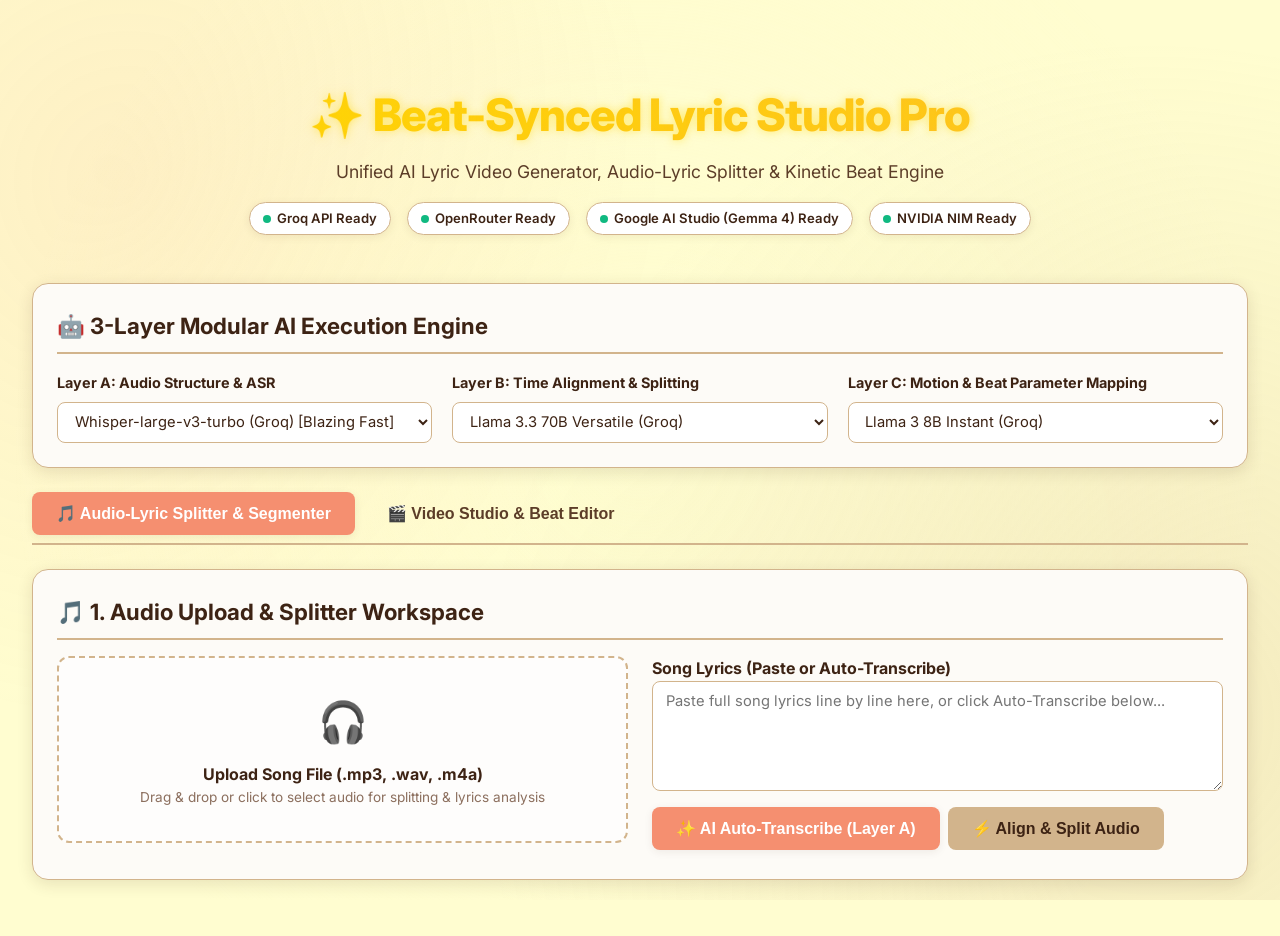
<file: index.html>
<!DOCTYPE html>
<html lang="en">

<head>
    <meta charset="UTF-8">
    <meta name="viewport" content="width=device-width, initial-scale=1.0">
    <meta name="description" content="Unified Beat-Synced AI Lyric Video Studio & Audio Splitter">
    <title>Beat-Synced Lyric Studio Pro</title>

    <!-- Google Fonts -->
    <link rel="preconnect" href="https://fonts.googleapis.com">
    <link rel="preconnect" href="https://fonts.gstatic.com" crossorigin>
    <link href="https://fonts.googleapis.com/css2?family=Anton&family=Bebas+Neue&family=Inter:wght@400;600;700;800;900&family=Montserrat:wght@600;800&family=Outfit:wght@500;700&family=Playfair+Display:ital,wght@0,700;1,700&family=Poppins:wght@500;700;800&family=Roboto+Mono:wght@600&display=swap" rel="stylesheet">

    <!-- Styles -->
    <link rel="stylesheet" href="styles.css">
    <link rel="stylesheet" href="timeline-styles.css">
    <link rel="stylesheet" href="animated-text.css">
</head>

<body>
    <div class="container">
        <!-- Header -->
        <header>
            <h1>✨ Beat-Synced Lyric Studio Pro</h1>
            <p class="subtitle">Unified AI Lyric Video Generator, Audio-Lyric Splitter & Kinetic Beat Engine</p>
            
            <!-- Centralized API Keys Status Indicator Bar -->
            <div class="api-status-bar">
                <div class="api-badge"><span class="dot"></span> Groq API Ready</div>
                <div class="api-badge"><span class="dot"></span> OpenRouter Ready</div>
                <div class="api-badge"><span class="dot"></span> Google AI Studio (Gemma 4) Ready</div>
                <div class="api-badge"><span class="dot"></span> NVIDIA NIM Ready</div>
            </div>
        </header>

        <!-- 3-Layer AI Model Pipeline Configuration Toolbar -->
        <div class="glass-card">
            <h2 class="section-title">🤖 3-Layer Modular AI Execution Engine</h2>
            <div class="grid-3">
                <!-- Layer A -->
                <div>
                    <label style="font-weight: 700; color: var(--espresso-main); font-size: 0.9rem;">
                        Layer A: Audio Structure & ASR
                    </label>
                    <select id="layerASelect" style="margin-top: 0.4rem;">
                        <option value="whisper_groq" selected>Whisper-large-v3-turbo (Groq) [Blazing Fast]</option>
                        <option value="gemma_google">Gemma 4 12B / E4B (Google AI Studio)</option>
                        <option value="parakeet_nvidia">NVIDIA Parakeet ASR NIM (NVIDIA)</option>
                    </select>
                </div>
                <!-- Layer B -->
                <div>
                    <label style="font-weight: 700; color: var(--espresso-main); font-size: 0.9rem;">
                        Layer B: Time Alignment & Splitting
                    </label>
                    <select id="layerBSelect" style="margin-top: 0.4rem;">
                        <option value="llama33_groq" selected>Llama 3.3 70B Versatile (Groq)</option>
                        <option value="qwen25_openrouter">Qwen 2.5 72B Instruct (OpenRouter)</option>
                        <option value="llama31_nvidia">Llama 3.1 70B Instruct (NVIDIA NIM)</option>
                    </select>
                </div>
                <!-- Layer C -->
                <div>
                    <label style="font-weight: 700; color: var(--espresso-main); font-size: 0.9rem;">
                        Layer C: Motion & Beat Parameter Mapping
                    </label>
                    <select id="layerCSelect" style="margin-top: 0.4rem;">
                        <option value="llama3_groq" selected>Llama 3 8B Instant (Groq)</option>
                        <option value="gemma_google">Gemma 4 12B (Google AI Studio)</option>
                        <option value="mistral_nvidia">Mistral 7B Instruct (NVIDIA NIM)</option>
                    </select>
                </div>
            </div>
        </div>

        <!-- Navigation Tabs -->
        <div class="app-tabs">
            <button class="tab-btn active" id="tabSplitterBtn">🎵 Audio-Lyric Splitter & Segmenter</button>
            <button class="tab-btn" id="tabStudioBtn">🎬 Video Studio & Beat Editor</button>
        </div>

        <!-- TAB 1: Audio-Lyric Splitter Section -->
        <div id="tabSplitterContent">
            <div class="glass-card">
                <h2 class="section-title">🎵 1. Audio Upload & Splitter Workspace</h2>
                <div class="grid-2">
                    <div>
                        <div class="upload-area" id="splitterAudioArea">
                            <div class="upload-icon">🎧</div>
                            <p class="upload-text">Upload Song File (.mp3, .wav, .m4a)</p>
                            <p class="upload-hint">Drag & drop or click to select audio for splitting & lyrics analysis</p>
                            <input type="file" id="splitterAudioInput" accept="audio/*">
                        </div>
                        <div id="splitterAudioInfo" style="margin-top: 0.75rem; font-weight: 700; color: var(--espresso-main);"></div>
                    </div>
                    <div>
                        <label style="font-weight: 700; color: var(--espresso-main);">Song Lyrics (Paste or Auto-Transcribe)</label>
                        <textarea id="splitterLyricsInput" placeholder="Paste full song lyrics line by line here, or click Auto-Transcribe below..."></textarea>
                        <div style="display: flex; gap: 0.5rem; margin-top: 0.5rem;">
                            <button class="btn btn-primary" id="btnRunAITranscription">✨ AI Auto-Transcribe (Layer A)</button>
                            <button class="btn btn-secondary" id="btnAlignSplitter">⚡ Align & Split Audio</button>
                        </div>
                    </div>
                </div>

                <!-- Progress indicator -->
                <div id="splitterProgressContainer" style="display: none; margin-top: 1rem;">
                    <div id="splitterProgressStatus" style="font-weight: 700; color: var(--espresso-main);">Processing...</div>
                    <div class="progress-bar-container">
                        <div class="progress-fill" id="splitterProgressFill"></div>
                    </div>
                </div>

                <!-- Direct Action Banner -->
                <div id="splitterDirectBanner" style="display: none; margin-top: 1.5rem; padding: 1.25rem; background: rgba(245, 143, 112, 0.15); border: 2px solid var(--soft-coral); border-radius: 12px; align-items: center; justify-content: space-between;">
                    <div>
                        <h4 style="color: var(--espresso-main); font-size: 1.1rem;">🎉 Splitter Analysis Complete!</h4>
                        <p style="color: var(--text-secondary); font-size: 0.9rem;">You can use these split segments directly in the Lyric Video Studio without downloading!</p>
                    </div>
                    <button class="btn btn-use-direct" id="btnUseInGeneratorHeader">⚡ Send All to Lyric Generator Studio</button>
                </div>

                <!-- Split Segments Grid -->
                <div id="splitterSegmentsContainer" style="margin-top: 1.5rem; display: none;">
                    <h3 style="color: var(--espresso-main); margin-bottom: 0.75rem;">Processed Lyric & Audio Segments</h3>
                    <div class="grid-3" id="splitterSegmentsGrid"></div>
                </div>
            </div>
        </div>

        <!-- TAB 2: Video Studio & Beat Editor Section -->
        <div id="tabStudioContent" style="display: none;">
            <!-- Step 1: Lyrics Box & AI Beat Analysis Button -->
            <div class="glass-card">
                <h2 class="section-title">✍️ Lyrics & AI Beat Reactivity Controls</h2>
                <div class="grid-2">
                    <div>
                        <label style="font-weight: 700; color: var(--espresso-main);">Lyrics Input Box</label>
                        <textarea id="studioLyricsInput" placeholder="Paste lyrics or import from Audio Splitter..."></textarea>
                        <div style="display: flex; gap: 0.5rem; margin-top: 0.5rem; flex-wrap: wrap;">
                            <button class="btn btn-primary" id="btnStudioAlignAI">✨ AI Time Alignment (Layer B)</button>
                            <button class="btn btn-secondary" id="btnImportFromSplitter">📥 Load from Audio Splitter</button>
                        </div>
                    </div>
                    <div>
                        <label style="font-weight: 700; color: var(--espresso-main); margin-bottom: 0.4rem; display: block;">Preset Aesthetic Themes (16 Presets)</label>
                        <select id="aestheticPresetSelect" style="margin-bottom: 1rem;">
                            <option value="7clouds" selected>☁️ 7 Clouds Minimalist (Cream & Espresso)</option>
                            <option value="beatedit">🔥 Extreme Beat Edit (Shake & Chromatic Split)</option>
                            <option value="karaoke">🎤 Karaoke Word Highlight</option>
                            <option value="particle-explosion">💥 Particle Explosion</option>
                            <option value="3d-rotation">🔄 3D Rotation Reveal</option>
                            <option value="glitch-intense">⚡ Glitch Cyberpunk</option>
                            <option value="neon-pulse">💡 Neon Pulse Glow</option>
                            <option value="fire-rise">🔥 Fire & Flame Rise</option>
                            <option value="matrix-rain">🟩 Matrix Digital Rain</option>
                            <option value="shatter-glass">💎 Shatter Glass</option>
                            <option value="elastic-bounce">🏀 Elastic Bounce</option>
                            <option value="wave-reveal">🌊 Wave Reveal</option>
                            <option value="cinematic">🎬 Cinematic Film</option>
                            <option value="typewriter">✒️ Typewriter Classic</option>
                        </select>

                        <!-- Issue 7: AI Beat Reactivity Button & Toggle -->
                        <div style="padding: 1rem; background: #FFF; border: 1.5px solid var(--tan-secondary); border-radius: var(--radius-sm); margin-top: 0.5rem;">
                            <div style="display: flex; align-items: center; justify-content: space-between; margin-bottom: 0.5rem;">
                                <span style="font-weight: 700; color: var(--espresso-main);">Beat-Sync AI Mode:</span>
                                <label style="cursor: pointer; display: flex; align-items: center; gap: 0.4rem; font-weight: 700; color: var(--soft-coral);">
                                    <input type="checkbox" id="chkBeatSyncToggle" checked style="width: auto;"> ON
                                </label>
                            </div>
                            <button class="btn btn-use-direct" id="btnAnalyzeSongBeats" style="width: 100%;">
                                ⚡ Analyze Song Beats & Auto-Animate Keyframes
                            </button>
                        </div>
                    </div>
                </div>
            </div>

            <!-- Issue 5: Full Customization & Design Inspector Panel -->
            <div class="glass-card">
                <h2 class="section-title">🎨 Design & Customization Inspector</h2>
                <div class="grid-3">
                    <!-- Typography -->
                    <div style="background: #FFF; padding: 1rem; border-radius: var(--radius-sm); border: 1px solid var(--tan-secondary);">
                        <h4 style="color: var(--espresso-main); margin-bottom: 0.5rem;">Typography</h4>
                        <label style="font-size: 0.82rem; font-weight: 700;">Font Family</label>
                        <select id="inspectorFontFamily">
                            <option value="Poppins">Poppins</option>
                            <option value="Inter">Inter</option>
                            <option value="Outfit">Outfit</option>
                            <option value="Montserrat">Montserrat</option>
                            <option value="Anton">Anton (Bold Display)</option>
                            <option value="Bebas Neue">Bebas Neue</option>
                            <option value="Playfair Display">Playfair Display (Serif)</option>
                            <option value="Roboto Mono">Monospace</option>
                        </select>

                        <div style="margin-top: 0.5rem;">
                            <label style="font-size: 0.82rem; font-weight: 700;">Font Size: <span id="lblFontSize">80px</span></label>
                            <input type="range" id="inspectorFontSize" min="30" max="140" value="80">
                        </div>

                        <div style="margin-top: 0.5rem;">
                            <label style="font-size: 0.82rem; font-weight: 700;">Font Weight</label>
                            <select id="inspectorFontWeight">
                                <option value="400">Regular (400)</option>
                                <option value="700" selected>Bold (700)</option>
                                <option value="900">Black (900)</option>
                            </select>
                        </div>
                    </div>

                    <!-- Colors & Effects -->
                    <div style="background: #FFF; padding: 1rem; border-radius: var(--radius-sm); border: 1px solid var(--tan-secondary);">
                        <h4 style="color: var(--espresso-main); margin-bottom: 0.5rem;">Colors & Glow</h4>
                        <div style="display: flex; gap: 0.5rem; margin-bottom: 0.5rem;">
                            <div style="flex: 1;">
                                <label style="font-size: 0.82rem; font-weight: 700;">Text Color</label>
                                <input type="color" id="inspectorTextColor" value="#3D2314" style="height: 38px; padding: 2px;">
                            </div>
                            <div style="flex: 1;">
                                <label style="font-size: 0.82rem; font-weight: 700;">Glow Color</label>
                                <input type="color" id="inspectorGlowColor" value="#F58F70" style="height: 38px; padding: 2px;">
                            </div>
                        </div>

                        <div>
                            <label style="font-size: 0.82rem; font-weight: 700;">Glow Blur Size: <span id="lblGlowSize">30px</span></label>
                            <input type="range" id="inspectorGlowSize" min="0" max="80" value="30">
                        </div>

                        <div style="display: flex; gap: 0.5rem; margin-top: 0.5rem;">
                            <div style="flex: 1;">
                                <label style="font-size: 0.82rem; font-weight: 700;">Outline Color</label>
                                <input type="color" id="inspectorOutlineColor" value="#000000" style="height: 38px; padding: 2px;">
                            </div>
                            <div style="flex: 1;">
                                <label style="font-size: 0.82rem; font-weight: 700;">Outline Width</label>
                                <input type="number" id="inspectorOutlineWidth" min="0" max="20" value="0">
                            </div>
                        </div>
                    </div>

                    <!-- Position, Animations & Background Media -->
                    <div style="background: #FFF; padding: 1rem; border-radius: var(--radius-sm); border: 1px solid var(--tan-secondary);">
                        <h4 style="color: var(--espresso-main); margin-bottom: 0.5rem;">Position & Media</h4>
                        <div style="display: flex; gap: 0.5rem;">
                            <div style="flex: 1;">
                                <label style="font-size: 0.82rem; font-weight: 700;">Pos X (<span id="lblPosX">50%</span>)</label>
                                <input type="range" id="inspectorPosX" min="10" max="90" value="50">
                            </div>
                            <div style="flex: 1;">
                                <label style="font-size: 0.82rem; font-weight: 700;">Pos Y (<span id="lblPosY">50%</span>)</label>
                                <input type="range" id="inspectorPosY" min="10" max="90" value="50">
                            </div>
                        </div>

                        <div style="display: flex; gap: 0.5rem; margin-top: 0.5rem;">
                            <div style="flex: 1;">
                                <label style="font-size: 0.82rem; font-weight: 700;">Entry Animation</label>
                                <select id="inspectorEntryAnim">
                                    <option value="slideUp">Slide Up</option>
                                    <option value="fadeIn">Fade In</option>
                                    <option value="zoomIn">Zoom In</option>
                                    <option value="bounceIn">Bounce In</option>
                                    <option value="typewriter">Typewriter</option>
                                    <option value="glitchIntense">Glitch</option>
                                    <option value="rotate3D">3D Rotate</option>
                                </select>
                            </div>
                            <div style="flex: 1;">
                                <label style="font-size: 0.82rem; font-weight: 700;">Exit Animation</label>
                                <select id="inspectorExitAnim">
                                    <option value="fadeOut">Fade Out</option>
                                    <option value="slideDown">Slide Down</option>
                                    <option value="zoomOut">Zoom Out</option>
                                </select>
                            </div>
                        </div>

                        <div style="margin-top: 0.5rem;">
                            <label style="font-size: 0.82rem; font-weight: 700;">Custom Background URL / File</label>
                            <input type="text" id="inspectorBgUrl" placeholder="https://example.com/image.jpg">
                        </div>
                    </div>
                </div>
            </div>

            <!-- Step 2: Canvas Preview & Audio Playback Controls -->
            <div class="glass-card">
                <h2 class="section-title">📺 Real-Time Canvas Video Preview & Audio Sync</h2>
                <div class="canvas-wrapper">
                    <canvas id="videoCanvas" width="1920" height="1080"></canvas>
                </div>
                
                <!-- Playback & Audio Controls -->
                <div style="display: flex; align-items: center; justify-content: space-between; margin-top: 1rem; flex-wrap: wrap; gap: 1rem;">
                    <div style="display: flex; gap: 0.5rem; align-items: center;">
                        <button class="btn btn-espresso" id="btnPlayPause">▶ Play (Audio Synced)</button>
                        <button class="btn btn-secondary" id="btnStop">⏹ Stop</button>
                    </div>
                    <div id="currentTimeDisplay" style="font-weight: 800; font-size: 1.1rem; color: var(--espresso-main);">00:00.0 / 00:00.0</div>
                    
                    <!-- Issue 8: Resolution Export Controls -->
                    <div style="display: flex; gap: 0.5rem; align-items: center;">
                        <select id="exportResolutionSelect" style="width: auto; padding: 0.5rem;">
                            <option value="1080" selected>1080p Full HD (1920x1080)</option>
                            <option value="720">720p HD (1280x720)</option>
                        </select>
                        <button class="btn btn-primary" id="btnExportVideo">🎬 Export MP4 Video</button>
                    </div>
                </div>
            </div>

            <!-- Issue 1: Restored Interactive Multi-Track Timeline Editor -->
            <div class="glass-card">
                <h2 class="section-title">🎞 Interactive Multi-Track Timeline Editor</h2>
                <div id="timelineContainer"></div>
            </div>
        </div>
    </div>

    <!-- Issue 8: Custom Export Real-Time Progress Modal Dialog Box -->
    <div id="exportModal" style="display: none; position: fixed; top:0; left:0; width:100%; height:100%; background: rgba(0,0,0,0.75); z-index: 10000; align-items: center; justify-content: center;">
        <div style="background: #FFF; border: 2px solid var(--tan-secondary); border-radius: var(--radius-lg); padding: 2rem; max-width: 500px; width: 90%; text-align: center; box-shadow: var(--shadow-lg);">
            <h3 style="color: var(--espresso-main); font-size: 1.5rem; margin-bottom: 0.5rem;">🎬 Rendering MP4 Video</h3>
            <p id="exportModalStatus" style="color: var(--text-secondary); margin-bottom: 1rem; font-weight: 600;">Encoding video frames...</p>
            
            <div class="progress-bar-container" style="height: 14px; margin-bottom: 1rem;">
                <div class="progress-fill" id="exportModalProgressFill" style="width: 0%;"></div>
            </div>

            <div id="exportModalPercent" style="font-size: 1.3rem; font-weight: 800; color: var(--soft-coral); margin-bottom: 1.5rem;">0%</div>

            <div style="display: flex; gap: 0.5rem; justify-content: center;">
                <button class="btn btn-use-direct" id="btnDownloadExportedVideo" style="display: none; width: 100%;">📥 Download MP4 Video</button>
                <button class="btn btn-secondary" id="btnCloseExportModal">Close Window</button>
            </div>
        </div>
    </div>

    <!-- Scripts -->
    <script src="unified-ai-engine.js"></script>
    <script src="audio-processor.js"></script>
    <script src="lyrics-analyzer.js"></script>
    <script src="advanced-animations.js"></script>
    <script src="video-renderer.js"></script>
    <script src="timeline-editor.js"></script>
    <script src="mp4-muxer.min.js"></script>
    <script src="video-exporter.js"></script>
    <script src="app.js"></script>
</body>

</html>
</file>
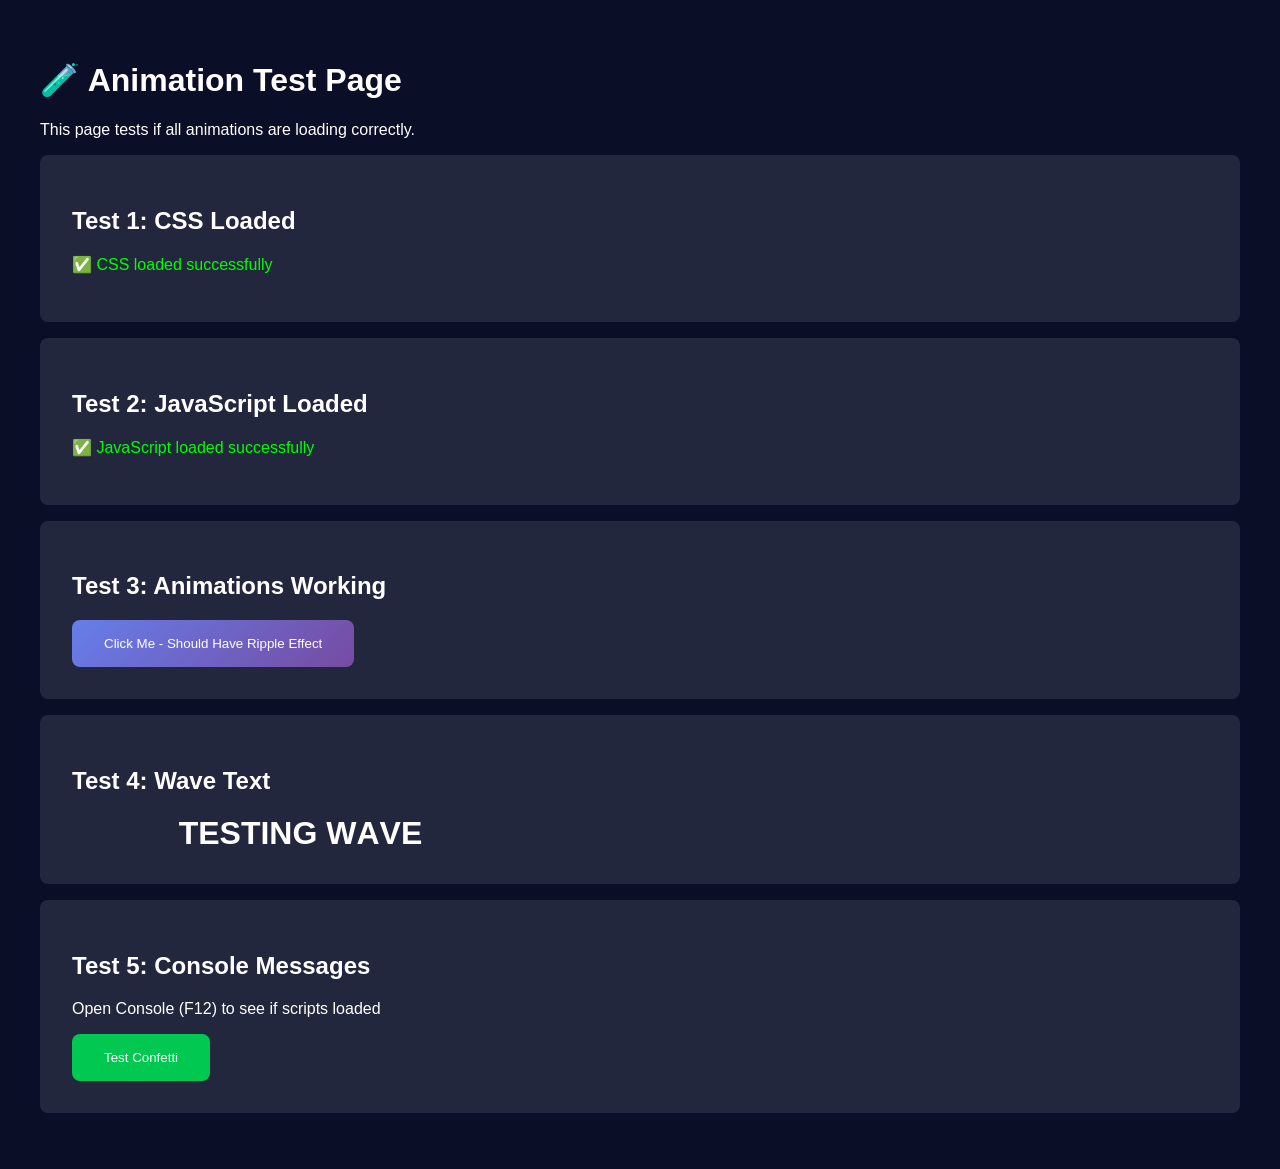
<file: test-animations.html>
<!DOCTYPE html>
<html lang="en">

<head>
    <meta charset="UTF-8">
    <meta name="viewport" content="width=device-width, initial-scale=1.0">
    <title>Animation Test</title>
    <link rel="stylesheet" href="animated-text.css">
    <style>
        body {
            background: #0a0e27;
            color: white;
            font-family: Arial, sans-serif;
            padding: 2rem;
        }

        .test-box {
            background: rgba(255, 255, 255, 0.1);
            padding: 2rem;
            margin: 1rem 0;
            border-radius: 8px;
        }

        .success {
            color: #00ff00;
        }

        .error {
            color: #ff0000;
        }
    </style>
</head>

<body>
    <h1>🧪 Animation Test Page</h1>
    <p>This page tests if all animations are loading correctly.</p>

    <div class="test-box">
        <h2>Test 1: CSS Loaded</h2>
        <p id="css-test" class="error">❌ CSS not loaded</p>
    </div>

    <div class="test-box">
        <h2>Test 2: JavaScript Loaded</h2>
        <p id="js-test" class="error">❌ JavaScript not loaded</p>
    </div>

    <div class="test-box">
        <h2>Test 3: Animations Working</h2>
        <button class="btn-primary"
            style="padding: 1rem 2rem; background: linear-gradient(135deg, #667eea 0%, #764ba2 100%); border: none; border-radius: 8px; color: white; cursor: pointer;">
            Click Me - Should Have Ripple Effect
        </button>
    </div>

    <div class="test-box">
        <h2>Test 4: Wave Text</h2>
        <div id="wave-test" style="font-size: 2rem; font-weight: bold;">
            TESTING WAVE
        </div>
    </div>

    <div class="test-box">
        <h2>Test 5: Console Messages</h2>
        <p>Open Console (F12) to see if scripts loaded</p>
        <button onclick="window.celebrate()"
            style="padding: 1rem 2rem; background: #00C851; border: none; border-radius: 8px; color: white; cursor: pointer;">
            Test Confetti
        </button>
    </div>

    <script src="text-animator.js"></script>
    <script>
        // Test 1: Check if CSS is loaded
        const testEl = document.createElement('div');
        testEl.className = 'fade-in';
        document.body.appendChild(testEl);
        const styles = window.getComputedStyle(testEl);
        if (styles.animation.includes('fadeIn')) {
            document.getElementById('css-test').textContent = '✅ CSS loaded successfully';
            document.getElementById('css-test').className = 'success';
        }
        testEl.remove();

        // Test 2: Check if JavaScript is loaded
        if (typeof window.textAnimator !== 'undefined') {
            document.getElementById('js-test').textContent = '✅ JavaScript loaded successfully';
            document.getElementById('js-test').className = 'success';
            console.log('✅ text-animator.js loaded');
        } else {
            console.error('❌ text-animator.js failed to load');
        }

        // Test 4: Apply wave effect
        const waveTest = document.getElementById('wave-test');
        const text = waveTest.textContent;
        waveTest.innerHTML = '';
        text.split('').forEach((char, index) => {
            const span = document.createElement('span');
            span.textContent = char === ' ' ? '\u00A0' : char;
            span.style.display = 'inline-block';
            span.style.animation = `wave 1.5s ease-in-out infinite`;
            span.style.animationDelay = `${index * 0.1}s`;
            waveTest.appendChild(span);
        });

        console.log('🧪 Animation Test Page Loaded');
        console.log('📊 Available functions:', {
            textAnimator: typeof window.textAnimator,
            showSuccess: typeof window.showSuccess,
            celebrate: typeof window.celebrate
        });
    </script>
</body>

</html>
</file>
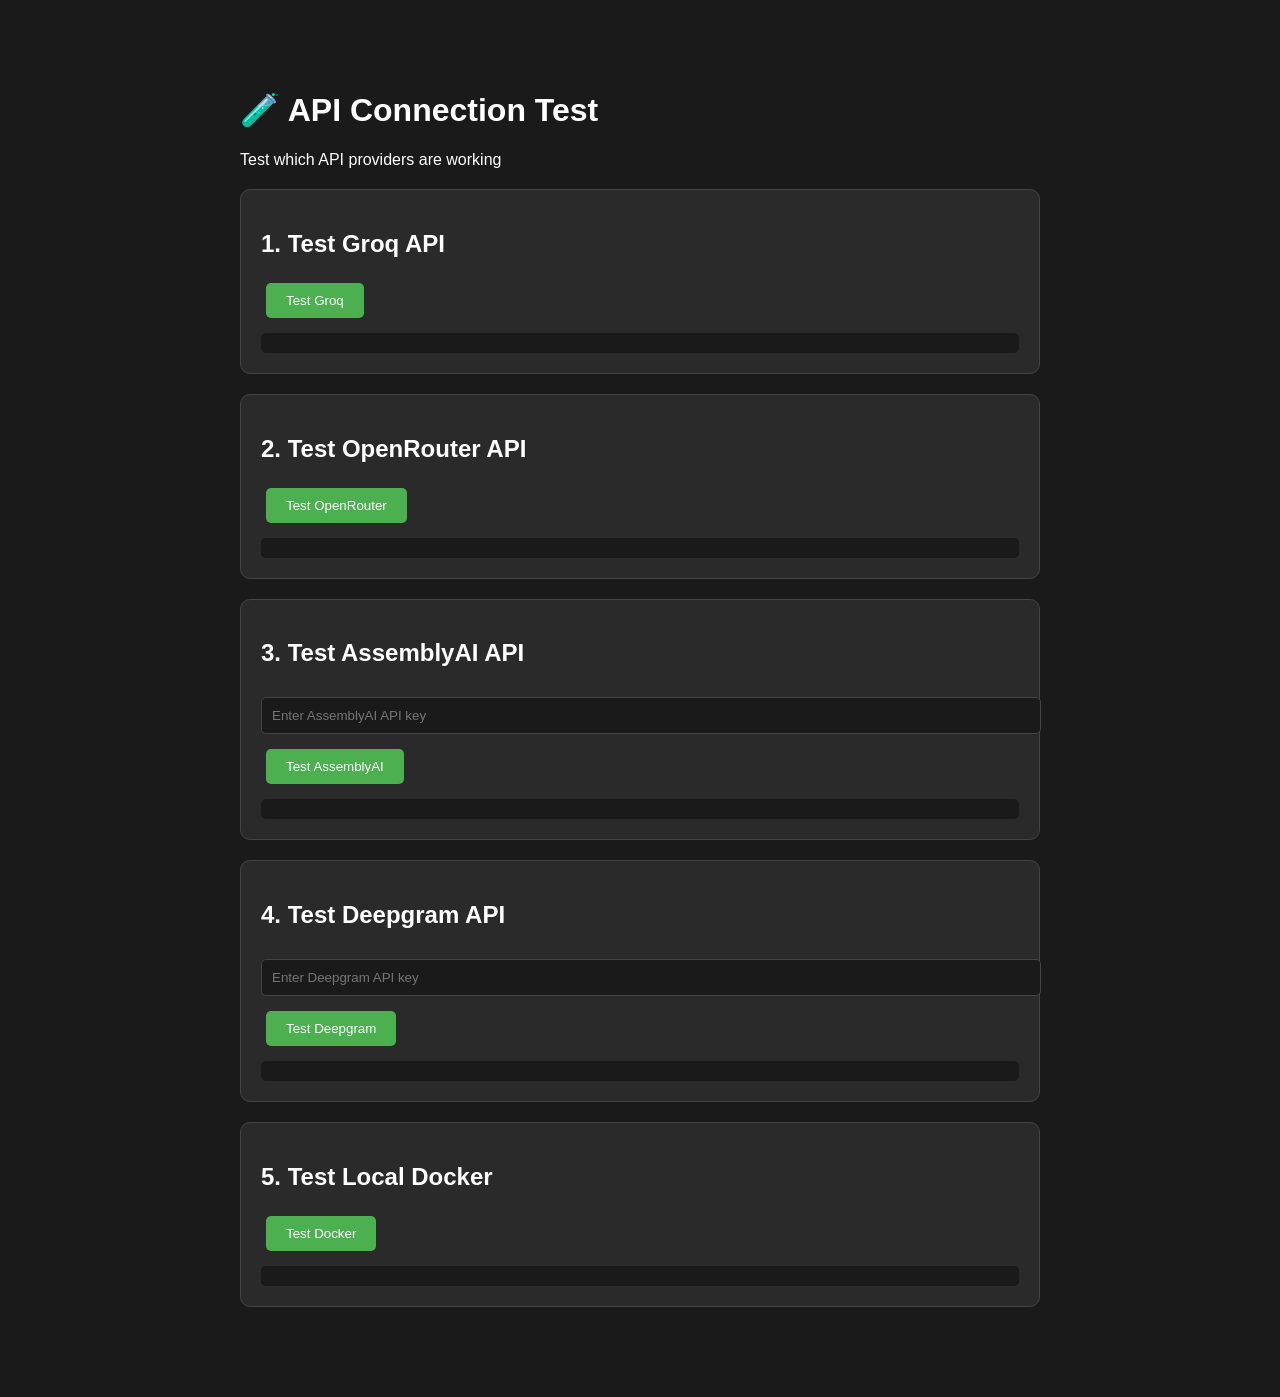
<file: test-apis.html>
<!DOCTYPE html>
<html lang="en">

<head>
    <meta charset="UTF-8">
    <meta name="viewport" content="width=device-width, initial-scale=1.0">
    <title>API Test - Lyric Video Generator</title>
    <style>
        body {
            font-family: Arial, sans-serif;
            max-width: 800px;
            margin: 50px auto;
            padding: 20px;
            background: #1a1a1a;
            color: white;
        }

        .test-section {
            background: #2a2a2a;
            padding: 20px;
            margin: 20px 0;
            border-radius: 10px;
            border: 1px solid #444;
        }

        button {
            background: #4CAF50;
            color: white;
            padding: 10px 20px;
            border: none;
            border-radius: 5px;
            cursor: pointer;
            margin: 5px;
        }

        button:hover {
            background: #45a049;
        }

        .result {
            margin-top: 10px;
            padding: 10px;
            background: #1a1a1a;
            border-radius: 5px;
            font-family: monospace;
            white-space: pre-wrap;
        }

        .success {
            color: #4CAF50;
        }

        .error {
            color: #f44336;
        }

        .warning {
            color: #ff9800;
        }
    </style>
</head>

<body>
    <h1>🧪 API Connection Test</h1>
    <p>Test which API providers are working</p>

    <div class="test-section">
        <h2>1. Test Groq API</h2>
        <button onclick="testGroq()">Test Groq</button>
        <div id="groqResult" class="result"></div>
    </div>

    <div class="test-section">
        <h2>2. Test OpenRouter API</h2>
        <button onclick="testOpenRouter()">Test OpenRouter</button>
        <div id="openrouterResult" class="result"></div>
    </div>

    <div class="test-section">
        <h2>3. Test AssemblyAI API</h2>
        <input type="password" id="assemblyaiKey" placeholder="Enter AssemblyAI API key"
            style="width: 100%; padding: 10px; margin: 10px 0; background: #1a1a1a; color: white; border: 1px solid #444; border-radius: 5px;">
        <button onclick="testAssemblyAI()">Test AssemblyAI</button>
        <div id="assemblyaiResult" class="result"></div>
    </div>

    <div class="test-section">
        <h2>4. Test Deepgram API</h2>
        <input type="password" id="deepgramKey" placeholder="Enter Deepgram API key"
            style="width: 100%; padding: 10px; margin: 10px 0; background: #1a1a1a; color: white; border: 1px solid #444; border-radius: 5px;">
        <button onclick="testDeepgram()">Test Deepgram</button>
        <div id="deepgramResult" class="result"></div>
    </div>

    <div class="test-section">
        <h2>5. Test Local Docker</h2>
        <button onclick="testDocker()">Test Docker</button>
        <div id="dockerResult" class="result"></div>
    </div>

    <script>
        const OPENROUTER_KEY = '';

        async function testGroq() {
            const result = document.getElementById('groqResult');
            result.innerHTML = '⏳ Testing Groq API...';

            try {
                const response = await fetch('https://api.groq.com/openai/v1/models', {
                    headers: {
                        'Authorization': `Bearer ${OPENROUTER_KEY}`
                    }
                });

                if (response.ok) {
                    const data = await response.json();
                    result.innerHTML = `<span class="success">✅ Groq API is working!</span>\n${JSON.stringify(data, null, 2)}`;
                } else {
                    result.innerHTML = `<span class="error">❌ Groq API failed: ${response.status} ${response.statusText}</span>`;
                }
            } catch (error) {
                result.innerHTML = `<span class="error">❌ Error: ${error.message}</span>`;
            }
        }

        async function testOpenRouter() {
            const result = document.getElementById('openrouterResult');
            result.innerHTML = '⏳ Testing OpenRouter API...';

            try {
                const response = await fetch('https://openrouter.ai/api/v1/models', {
                    headers: {
                        'Authorization': `Bearer ${OPENROUTER_KEY}`
                    }
                });

                if (response.ok) {
                    const data = await response.json();
                    result.innerHTML = `<span class="success">✅ OpenRouter API is working!</span>\nFound ${data.data?.length || 0} models`;
                } else {
                    result.innerHTML = `<span class="error">❌ OpenRouter API failed: ${response.status} ${response.statusText}</span>`;
                }
            } catch (error) {
                result.innerHTML = `<span class="error">❌ Error: ${error.message}</span>`;
            }
        }

        async function testAssemblyAI() {
            const result = document.getElementById('assemblyaiResult');
            const apiKey = document.getElementById('assemblyaiKey').value;

            if (!apiKey) {
                result.innerHTML = '<span class="warning">⚠️ Please enter your AssemblyAI API key</span>';
                return;
            }

            result.innerHTML = '⏳ Testing AssemblyAI API...';

            try {
                const response = await fetch('https://api.assemblyai.com/v2/transcript', {
                    method: 'POST',
                    headers: {
                        'Authorization': apiKey,
                        'Content-Type': 'application/json'
                    },
                    body: JSON.stringify({
                        audio_url: 'https://example.com/test.mp3'
                    })
                });

                if (response.ok || response.status === 400) {
                    result.innerHTML = `<span class="success">✅ AssemblyAI API key is valid!</span>`;
                } else if (response.status === 401) {
                    result.innerHTML = `<span class="error">❌ Invalid API key</span>`;
                } else {
                    result.innerHTML = `<span class="error">❌ AssemblyAI API failed: ${response.status} ${response.statusText}</span>`;
                }
            } catch (error) {
                result.innerHTML = `<span class="error">❌ Error: ${error.message}</span>`;
            }
        }

        async function testDeepgram() {
            const result = document.getElementById('deepgramResult');
            const apiKey = document.getElementById('deepgramKey').value;

            if (!apiKey) {
                result.innerHTML = '<span class="warning">⚠️ Please enter your Deepgram API key</span>';
                return;
            }

            result.innerHTML = '⏳ Testing Deepgram API...';

            try {
                const response = await fetch('https://api.deepgram.com/v1/projects', {
                    headers: {
                        'Authorization': `Token ${apiKey}`
                    }
                });

                if (response.ok) {
                    result.innerHTML = `<span class="success">✅ Deepgram API key is valid!</span>`;
                } else if (response.status === 401) {
                    result.innerHTML = `<span class="error">❌ Invalid API key</span>`;
                } else {
                    result.innerHTML = `<span class="error">❌ Deepgram API failed: ${response.status} ${response.statusText}</span>`;
                }
            } catch (error) {
                result.innerHTML = `<span class="error">❌ Error: ${error.message}</span>`;
            }
        }

        async function testDocker() {
            const result = document.getElementById('dockerResult');
            result.innerHTML = '⏳ Testing Docker Whisper...';

            try {
                const response = await fetch('http://localhost:5000/health');

                if (response.ok) {
                    const data = await response.json();
                    result.innerHTML = `<span class="success">✅ Docker Whisper is running!</span>\n${JSON.stringify(data, null, 2)}`;
                } else {
                    result.innerHTML = `<span class="error">❌ Docker Whisper failed: ${response.status} ${response.statusText}</span>`;
                }
            } catch (error) {
                result.innerHTML = `<span class="error">❌ Docker Whisper is not running\nError: ${error.message}\n\nTo start Docker Whisper:\n1. Open PowerShell\n2. cd "a:\\Antigravity\\Project Universe\\Lyric-Video-Generator\\docker"\n3. docker-compose up -d</span>`;
            }
        }

        // Auto-test on load
        window.onload = () => {
            console.log('API Test Page Loaded');
            console.log('OpenRouter Key:', OPENROUTER_KEY ? 'Present' : 'Missing');
        };
    </script>
</body>

</html>
</file>
<file: styles.css>
:root {
    /* Color Palette - Requested Palette */
    --cream-bg: #FFFDD0;          /* Cream Base Background */
    --espresso-main: #3D2314;     /* Deep Dark Espresso Typography */
    --soft-coral: #F58F70;        /* Soft Coral Accent / Call-to-Action */
    --soft-coral-hover: #E07A5C;
    --tan-secondary: #D2B48C;     /* Tan Secondary Details */
    
    --card-bg: #FDFBF7;
    --card-border: rgba(210, 180, 140, 0.5);
    
    --text-primary: #3D2314;
    --text-secondary: #5C3D28;
    --text-muted: #8C6F5E;
    
    --primary-gradient: linear-gradient(135deg, #3D2314 0%, #54331C 100%);
    --coral-gradient: linear-gradient(135deg, #F58F70 0%, #E2795B 100%);
    --tan-gradient: linear-gradient(135deg, #D2B48C 0%, #C2A177 100%);
    
    --spacing-xs: 0.5rem;
    --spacing-sm: 1rem;
    --spacing-md: 1.5rem;
    --spacing-lg: 2rem;
    --spacing-xl: 3rem;

    --radius-sm: 8px;
    --radius-md: 12px;
    --radius-lg: 16px;
    --radius-xl: 24px;

    --shadow-sm: 0 2px 8px rgba(61, 35, 20, 0.08);
    --shadow-md: 0 4px 16px rgba(61, 35, 20, 0.12);
    --shadow-lg: 0 8px 32px rgba(61, 35, 20, 0.18);
    --shadow-glow: 0 0 20px rgba(245, 143, 112, 0.4);
}

* {
    margin: 0;
    padding: 0;
    box-sizing: border-box;
}

body {
    font-family: 'Inter', -apple-system, BlinkMacSystemFont, 'Segoe UI', Roboto, sans-serif;
    background-color: var(--cream-bg);
    color: var(--text-primary);
    line-height: 1.6;
    min-height: 100vh;
    overflow-x: hidden;
}

/* Background Warm Subtle Glow */
body::before {
    content: '';
    position: fixed;
    top: 0;
    left: 0;
    width: 100%;
    height: 100%;
    background: 
        radial-gradient(circle at 10% 20%, rgba(245, 143, 112, 0.12) 0%, transparent 40%),
        radial-gradient(circle at 90% 80%, rgba(210, 180, 140, 0.25) 0%, transparent 50%),
        radial-gradient(circle at 50% 50%, rgba(255, 253, 208, 0.8) 0%, transparent 80%);
    z-index: -1;
}

.container {
    max-width: 1440px;
    margin: 0 auto;
    padding: var(--spacing-lg);
}

header {
    text-align: center;
    padding: var(--spacing-xl) 0 var(--spacing-md);
    margin-bottom: var(--spacing-md);
}

header h1 {
    font-size: 2.8rem;
    font-weight: 800;
    color: var(--espresso-main);
    letter-spacing: -0.02em;
    display: flex;
    align-items: center;
    justify-content: center;
    gap: 0.75rem;
}

.subtitle {
    color: var(--text-secondary);
    font-size: 1.1rem;
    margin-top: 0.4rem;
}

/* API Status Indicator Badge */
.api-status-bar {
    display: flex;
    justify-content: center;
    gap: 1rem;
    flex-wrap: wrap;
    margin-top: 1rem;
}

.api-badge {
    background: #FFF;
    border: 1.5px solid var(--tan-secondary);
    border-radius: 20px;
    padding: 0.3rem 0.8rem;
    font-size: 0.82rem;
    font-weight: 600;
    color: var(--espresso-main);
    display: flex;
    align-items: center;
    gap: 0.4rem;
    box-shadow: var(--shadow-sm);
}

.api-badge .dot {
    width: 8px;
    height: 8px;
    border-radius: 50%;
    background: #10B981;
}

/* Glass & Card Components */
.glass-card {
    background: var(--card-bg);
    border: 1.5px solid var(--tan-secondary);
    border-radius: var(--radius-lg);
    padding: var(--spacing-md);
    margin-bottom: var(--spacing-md);
    box-shadow: var(--shadow-md);
}

.section-title {
    font-size: 1.4rem;
    font-weight: 700;
    color: var(--espresso-main);
    margin-bottom: 1rem;
    display: flex;
    align-items: center;
    gap: 0.5rem;
    border-bottom: 2px solid var(--tan-secondary);
    padding-bottom: 0.5rem;
}

/* Tab Navigation */
.app-tabs {
    display: flex;
    gap: 0.5rem;
    margin-bottom: 1.5rem;
    border-bottom: 2px solid var(--tan-secondary);
    padding-bottom: 0.5rem;
}

.tab-btn {
    background: transparent;
    border: none;
    padding: 0.75rem 1.5rem;
    font-size: 1rem;
    font-weight: 700;
    color: var(--text-secondary);
    cursor: pointer;
    border-radius: var(--radius-sm);
    transition: all 0.2s ease;
}

.tab-btn.active {
    background: var(--soft-coral);
    color: #FFF;
    box-shadow: var(--shadow-sm);
}

.tab-btn:hover:not(.active) {
    background: rgba(210, 180, 140, 0.3);
    color: var(--espresso-main);
}

/* Upload Area */
.upload-area {
    border: 2px dashed var(--tan-secondary);
    border-radius: var(--radius-md);
    padding: 2rem;
    text-align: center;
    cursor: pointer;
    background: rgba(255, 255, 255, 0.6);
    transition: all 0.2s ease;
}

.upload-area:hover, .upload-area.drag-over {
    border-color: var(--soft-coral);
    background: rgba(245, 143, 112, 0.08);
}

.upload-icon {
    font-size: 2.5rem;
    margin-bottom: 0.5rem;
}

.upload-text {
    font-weight: 700;
    color: var(--espresso-main);
}

.upload-hint {
    font-size: 0.85rem;
    color: var(--text-muted);
}

input[type="file"] {
    display: none;
}

/* Textarea & Select Controls */
textarea, select, input[type="text"], input[type="number"], input[type="range"] {
    width: 100%;
    padding: 0.6rem 0.8rem;
    border: 1.5px solid var(--tan-secondary);
    border-radius: var(--radius-sm);
    background: #FFF;
    color: var(--espresso-main);
    font-family: inherit;
    font-size: 0.92rem;
    outline: none;
    transition: border-color 0.2s ease;
}

input[type="range"] {
    padding: 0;
    height: 8px;
    accent-color: var(--soft-coral);
}

textarea:focus, select:focus, input[type="text"]:focus {
    border-color: var(--soft-coral);
    box-shadow: 0 0 0 3px rgba(245, 143, 112, 0.2);
}

textarea {
    resize: vertical;
    min-height: 110px;
}

/* Buttons */
.btn {
    display: inline-flex;
    align-items: center;
    justify-content: center;
    gap: 0.5rem;
    padding: 0.75rem 1.5rem;
    font-size: 1rem;
    font-weight: 700;
    border-radius: var(--radius-sm);
    border: none;
    cursor: pointer;
    transition: all 0.2s ease;
    text-decoration: none;
}

.btn-primary {
    background: var(--soft-coral);
    color: #FFF;
    box-shadow: var(--shadow-sm);
}

.btn-primary:hover {
    background: var(--soft-coral-hover);
    box-shadow: var(--shadow-glow);
    transform: translateY(-1px);
}

.btn-secondary {
    background: var(--tan-secondary);
    color: var(--espresso-main);
}

.btn-secondary:hover {
    background: #C2A177;
}

.btn-espresso {
    background: var(--espresso-main);
    color: var(--cream-bg);
}

.btn-espresso:hover {
    background: #25150B;
}

.btn-use-direct {
    background: linear-gradient(135deg, #F58F70 0%, #D2B48C 100%);
    color: #3D2314;
    font-weight: 800;
    box-shadow: 0 4px 12px rgba(245, 143, 112, 0.3);
    border: 1px solid #FFF;
}

.btn-use-direct:hover {
    transform: scale(1.02);
    box-shadow: var(--shadow-glow);
}

/* Grids */
.grid-2 {
    display: grid;
    grid-template-columns: 1fr 1fr;
    gap: 1.5rem;
}

.grid-3 {
    display: grid;
    grid-template-columns: repeat(3, 1fr);
    gap: 1.25rem;
}

@media (max-width: 900px) {
    .grid-2, .grid-3 {
        grid-template-columns: 1fr;
    }
}

/* Segment Cards in Splitter */
.segment-card {
    background: #FFF;
    border: 1.5px solid var(--tan-secondary);
    border-radius: var(--radius-md);
    padding: 1rem;
    box-shadow: var(--shadow-sm);
    display: flex;
    flex-direction: column;
    justify-content: space-between;
    gap: 0.5rem;
}

.segment-header {
    display: flex;
    justify-content: space-between;
    font-size: 0.85rem;
    font-weight: 700;
    color: var(--text-muted);
}

.segment-lyrics {
    font-weight: 600;
    color: var(--espresso-main);
    font-size: 1.05rem;
}

.segment-actions {
    display: flex;
    gap: 0.5rem;
    margin-top: 0.5rem;
}

/* Studio Canvas Preview Container */
.canvas-wrapper {
    position: relative;
    width: 100%;
    aspect-ratio: 16 / 9;
    background: #000;
    border-radius: var(--radius-md);
    overflow: hidden;
    box-shadow: var(--shadow-lg);
    border: 3px solid var(--tan-secondary);
}

canvas {
    width: 100%;
    height: 100%;
    display: block;
}

/* Progress & Loading */
.progress-bar-container {
    width: 100%;
    height: 12px;
    background: var(--tan-secondary);
    border-radius: 6px;
    overflow: hidden;
    margin: 0.5rem 0;
}

.progress-fill {
    height: 100%;
    background: var(--soft-coral);
    width: 0%;
    transition: width 0.2s ease;
}
</file>
<file: timeline-styles.css>
/* Timeline Editor Styles - Matching Custom Palette */

.timeline-editor {
    background: #FFF;
    border: 1.5px solid var(--tan-secondary);
    border-radius: var(--radius-md);
    padding: 1.25rem;
    box-shadow: var(--shadow-sm);
}

.timeline-toolbar {
    display: flex;
    gap: 0.5rem;
    margin-bottom: 1rem;
    flex-wrap: wrap;
    align-items: center;
}

.timeline-btn {
    padding: 0.5rem 0.9rem;
    background: #FFF;
    border: 1.5px solid var(--tan-secondary);
    border-radius: var(--radius-sm);
    color: var(--espresso-main);
    font-size: 0.88rem;
    font-weight: 700;
    cursor: pointer;
    transition: all 0.2s ease;
    display: flex;
    align-items: center;
    gap: 0.3rem;
}

.timeline-btn:hover {
    background: var(--soft-coral);
    color: #FFF;
    border-color: var(--soft-coral);
    transform: translateY(-1px);
    box-shadow: var(--shadow-sm);
}

.timeline-btn:active {
    transform: translateY(0);
}

.timeline-divider {
    width: 1.5px;
    height: 28px;
    background: var(--tan-secondary);
    margin: 0 0.4rem;
}

.timeline-ruler {
    height: 32px;
    background: #FDFBF7;
    border-radius: 8px 8px 0 0;
    position: relative;
    overflow: hidden;
    border-bottom: 2px solid var(--tan-secondary);
}

.timeline-ruler-marker {
    position: absolute;
    top: 0;
    height: 100%;
    display: flex;
    align-items: center;
    font-size: 0.78rem;
    font-weight: 600;
    color: var(--text-secondary);
    padding: 0 0.5rem;
    border-left: 1.5px solid var(--tan-secondary);
}

.timeline-tracks-container {
    display: flex;
    background: #FFFDD0;
    border-radius: 0 0 8px 8px;
    border: 1.5px solid var(--tan-secondary);
    border-top: none;
    overflow: hidden;
}

.timeline-track-labels {
    width: 110px;
    background: #FDFBF7;
    border-right: 2px solid var(--tan-secondary);
}

.timeline-track-label {
    height: 50px;
    display: flex;
    align-items: center;
    justify-content: center;
    color: var(--espresso-main);
    font-size: 0.85rem;
    font-weight: 700;
    border-bottom: 1px solid var(--tan-secondary);
}

.timeline-tracks {
    flex: 1;
    position: relative;
    min-height: 100px;
    overflow-x: auto;
    overflow-y: hidden;
}

.timeline-playhead {
    position: absolute;
    top: 0;
    bottom: 0;
    width: 2px;
    background: #F58F70;
    z-index: 100;
    pointer-events: none;
}

.timeline-playhead::before {
    content: '';
    position: absolute;
    top: 0;
    left: -5px;
    width: 12px;
    height: 12px;
    background: #F58F70;
    clip-path: polygon(0 0, 100% 0, 50% 100%);
}

.timeline-properties {
    margin-top: 1.25rem;
    padding: 1rem;
    background: #FDFBF7;
    border: 1.5px solid var(--tan-secondary);
    border-radius: var(--radius-sm);
}

.timeline-properties h3 {
    color: var(--espresso-main);
    font-size: 1.1rem;
    margin-bottom: 0.75rem;
}
</file>
<file: animated-text.css>
/* Animated Text Effects for Lyric Video Generator */
/* Professional Cinematic Grade - Updated 2025 */

/* ========== CORE ANIMATIONS (The Chosen 6) ========== */

/* 1. Fade In / Out (Classic but Cinematic) */
@keyframes fadeIn {
    from {
        opacity: 0;
        filter: blur(10px);
        transform: scale(0.95);
    }
    to {
        opacity: 1;
        filter: blur(0);
        transform: scale(1);
    }
}

@keyframes fadeOut {
    from {
        opacity: 1;
        filter: blur(0);
        transform: scale(1);
    }
    to {
        opacity: 0;
        filter: blur(10px);
        transform: scale(1.05);
    }
}

/* 2. Slide Up (Smooth Rise) */
@keyframes slideUp {
    from {
        opacity: 0;
        transform: translateY(40px);
        filter: blur(5px);
    }
    to {
        opacity: 1;
        transform: translateY(0);
        filter: blur(0);
    }
}

/* 3. Slide Down (Smooth Drop) */
@keyframes slideDown {
    from {
        opacity: 0;
        transform: translateY(-40px);
        filter: blur(5px);
    }
    to {
        opacity: 1;
        transform: translateY(0);
        filter: blur(0);
    }
}

/* 4. Slide Left (Smooth Entry) */
@keyframes slideLeft {
    from {
        opacity: 0;
        transform: translateX(50px);
        filter: blur(5px);
    }
    to {
        opacity: 1;
        transform: translateX(0);
        filter: blur(0);
    }
}

/* 5. Typewriter (Crisp & Mechanical) */
/* Note: This is usually handled by JS/Canvas, but CSS backup here */
@keyframes typing {
    from { width: 0; }
    to { width: 100%; }
}

@keyframes blink {
    50% { border-color: transparent; }
}

/* 6. Word Reveal (Handled by JS mostly, but here for reference) */
@keyframes wordRevealAnim {
    from {
        opacity: 0;
        transform: translateY(20px) rotateX(-90deg);
    }
    to {
        opacity: 1;
        transform: translateY(0) rotateX(0);
    }
}

/* Class mappings with Professional Easings */
.fade-in {
    animation: fadeIn 0.8s cubic-bezier(0.2, 0.8, 0.2, 1) forwards;
}

.fade-out {
    animation: fadeOut 0.8s cubic-bezier(0.2, 0.8, 0.2, 1) forwards;
}

.slide-up {
    animation: slideUp 0.8s cubic-bezier(0.2, 0.8, 0.2, 1) forwards;
}

.slide-down {
    animation: slideDown 0.8s cubic-bezier(0.2, 0.8, 0.2, 1) forwards;
}

.slide-in-left { /* Mapping for dropdown value 'slideLeft' */
    animation: slideLeft 0.8s cubic-bezier(0.2, 0.8, 0.2, 1) forwards;
}

/* Utility Animations for UI Elements */

@keyframes titleGlow {
    0%, 100% { text-shadow: 0 0 10px rgba(255,215,0,0.5); }
    50% { text-shadow: 0 0 25px rgba(255,215,0,0.9); }
}

@keyframes titleFloat {
    0%, 100% { transform: translateY(0); }
    50% { transform: translateY(-5px); }
}

header h1 {
    animation: titleGlow 4s ease-in-out infinite, titleFloat 6s ease-in-out infinite;
    background: linear-gradient(90deg, #FFD700, #FDB931, #FFD700);
    background-size: 200% auto;
    -webkit-background-clip: text;
    -webkit-text-fill-color: transparent;
    animation-fill-mode: both;
}

/* UI Card Entrance */
@keyframes cardFadeIn {
    from { opacity: 0; transform: translateY(20px); }
    to { opacity: 1; transform: translateY(0); }
}

.glass-card {
    animation: cardFadeIn 0.6s cubic-bezier(0.2, 0.8, 0.2, 1) forwards;
}

/* Loading Spinner */
@keyframes spin {
    to { transform: rotate(360deg); }
}

/* Notification Slide */
@keyframes slideInRight {
    from { transform: translateX(120%); opacity: 0; }
    to { transform: translateX(0); opacity: 1; }
}

.notification {
    animation: slideInRight 0.4s cubic-bezier(0.175, 0.885, 0.32, 1.275) forwards;
}

/* AI Badge */
@keyframes pulseGlow {
    0%, 100% { box-shadow: 0 0 5px rgba(138, 43, 226, 0.5); }
    50% { box-shadow: 0 0 15px rgba(138, 43, 226, 0.9); }
}

.ai-badge {
    animation: pulseGlow 2s infinite;
}
</file>
